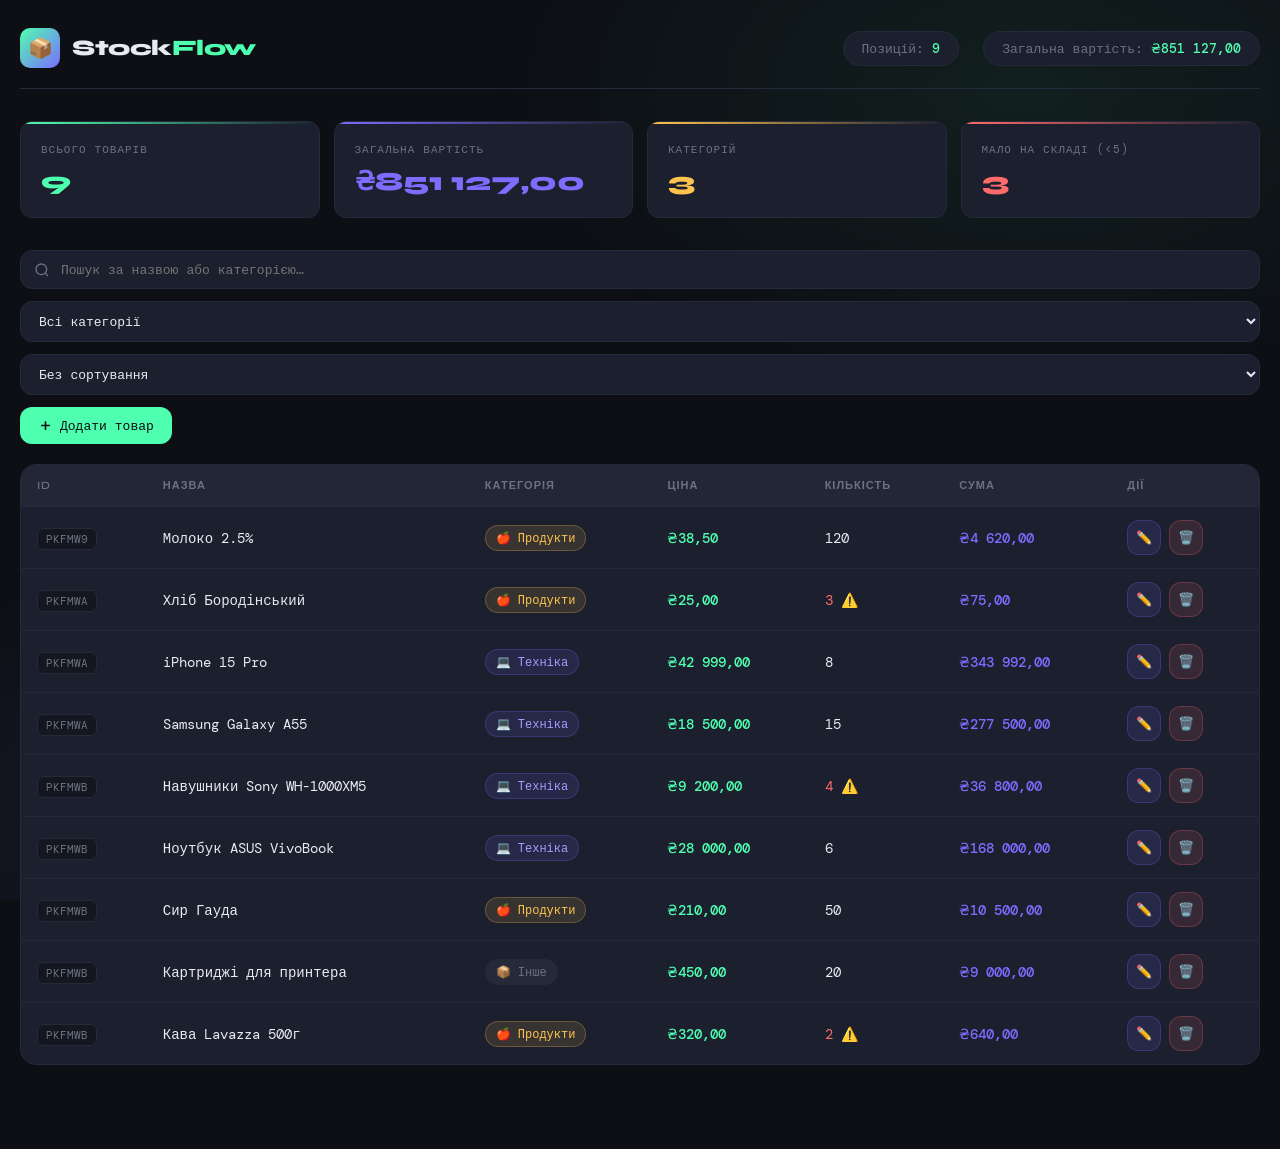
<file: sait/index.html>
<!DOCTYPE html>
<html lang="uk">
<head>
  <meta charset="UTF-8" />
  <meta name="viewport" content="width=device-width, initial-scale=1.0"/>
  <title>StockFlow — Облік товарів</title>
  <link href="https://fonts.googleapis.com/css2?family=Syne:wght@400;600;700;800&family=DM+Mono:wght@300;400;500&display=swap" rel="stylesheet"/>
  <link rel="stylesheet" href="style.css">
</head>
<body>
<div class="wrapper">

  <!-- HEADER -->
  <header>
    <div class="logo">
      <div class="logo-icon">📦</div>
      <h1>Stock<span>Flow</span></h1>
    </div>
    <div class="header-stats">
      <div class="stat-pill">
        <span class="label">Позицій:</span>
        <span class="val" id="stat-count">0</span>
      </div>
      <div class="stat-pill">
        <span class="label">Загальна вартість:</span>
        <span class="val" id="stat-total">₴0</span>
      </div>
    </div>
  </header>

  <!-- SUMMARY CARDS -->
  <div class="summary-grid">
    <div class="summary-card green">
      <div class="s-label">Всього товарів</div>
      <div class="s-val" id="sum-total">0</div>
    </div>
    <div class="summary-card purple">
      <div class="s-label">Загальна вартість</div>
      <div class="s-val" id="sum-cost">₴0</div>
    </div>
    <div class="summary-card yellow">
      <div class="s-label">Категорій</div>
      <div class="s-val" id="sum-cats">0</div>
    </div>
    <div class="summary-card red">
      <div class="s-label">Мало на складі (&lt;5)</div>
      <div class="s-val" id="sum-low">0</div>
    </div>
  </div>

  <!-- CONTROLS -->
  <div class="controls">
    <div class="search-wrap">
      <svg width="16" height="16" fill="none" stroke="currentColor" stroke-width="2" viewBox="0 0 24 24">
        <circle cx="11" cy="11" r="8"/><path d="m21 21-4.35-4.35"/>
      </svg>
      <input type="text" id="search" placeholder="Пошук за назвою або категорією…" oninput="renderTable()"/>
    </div>
    <select id="filter-cat" onchange="renderTable()">
      <option value="">Всі категорії</option>
      <option value="food">🍎 Продукти</option>
      <option value="tech">💻 Техніка</option>
      <option value="other">📦 Інше</option>
    </select>
    <select id="sort-price" onchange="renderTable()">
      <option value="">Без сортування</option>
      <option value="asc">Ціна ↑</option>
      <option value="desc">Ціна ↓</option>
    </select>
    <button class="btn btn-primary" onclick="openModal()">
      <svg width="15" height="15" fill="none" stroke="currentColor" stroke-width="2.5" viewBox="0 0 24 24">
        <path d="M12 5v14M5 12h14"/>
      </svg>
      Додати товар
    </button>
  </div>

  <!-- TABLE -->
  <div class="table-wrap">
    <table>
      <thead>
        <tr>
          <th>ID</th>
          <th>Назва</th>
          <th>Категорія</th>
          <th>Ціна</th>
          <th>Кількість</th>
          <th>Сума</th>
          <th>Дії</th>
        </tr>
      </thead>
      <tbody id="table-body"></tbody>
    </table>
  </div>
</div>

<!-- MODAL -->
<div class="modal-overlay" id="modal-overlay" onclick="handleOverlayClick(event)">
  <div class="modal">
    <div class="modal-header">
      <h2 id="modal-title">Новий товар</h2>
      <button class="modal-close" onclick="closeModal()">✕</button>
    </div>
    <div class="form-grid">
      <div class="field full">
        <label>Назва товару *</label>
        <input type="text" id="f-name" placeholder="Наприклад: iPhone 15"/>
      </div>
      <div class="field">
        <label>Категорія *</label>
        <select id="f-cat">
          <option value="food">🍎 Продукти</option>
          <option value="tech">💻 Техніка</option>
          <option value="other">📦 Інше</option>
        </select>
      </div>
      <div class="field">
        <label>Ціна (₴) *</label>
        <input type="number" id="f-price" placeholder="0.00" min="0" step="0.01"/>
      </div>
      <div class="field">
        <label>Кількість *</label>
        <input type="number" id="f-qty" placeholder="0" min="0"/>
      </div>
      <!-- Поле лише для FoodProduct -->
      <div class="field full" id="field-expiry" style="display:none">
        <label>Термін придатності</label>
        <input type="text" id="f-expiry" placeholder="наприклад: 2025-12-31"/>
      </div>
      <!-- Поле лише для TechProduct -->
      <div class="field full" id="field-warranty" style="display:none">
        <label>Гарантія (місяців)</label>
        <input type="number" id="f-warranty" placeholder="12" min="0"/>
      </div>
    </div>
    <div class="modal-actions">
      <button class="btn btn-ghost" onclick="closeModal()">Скасувати</button>
      <button class="btn btn-primary" onclick="saveProduct()">
        <svg width="14" height="14" fill="none" stroke="currentColor" stroke-width="2.5" viewBox="0 0 24 24">
          <path d="M5 13l4 4L19 7"/>
        </svg>
        <span id="btn-save-label">Зберегти</span>
      </button>
    </div>
  </div>
</div>

<!-- TOAST CONTAINER -->
<div class="toast-container" id="toasts"></div>

<script src="script.js"></script>
</body>
</html>
</file>
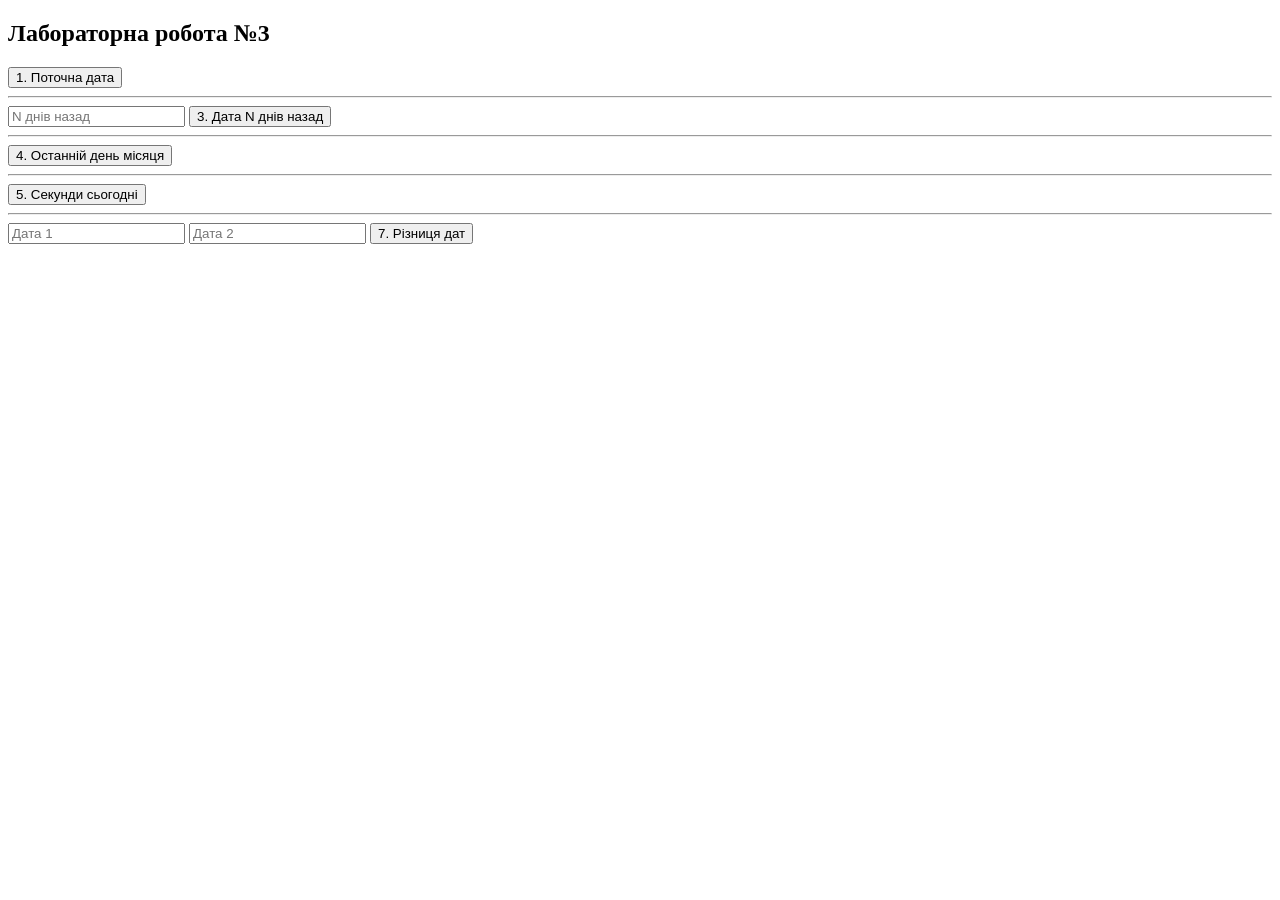
<file: lab3/lab3.html>
<!doctype html>
<html lang="uk">
  <head>
    <meta charset="UTF-8" />
    <title>ЛР №3 Дата і час</title>
  </head>
  <body>
    <h2>Лабораторна робота №3</h2>

    <button onclick="showDate()">1. Поточна дата</button>
    <div id="out1"></div>

    <hr />

    <input type="text" id="daysAgo" placeholder="N днів назад" />
    <button onclick="getDaysAgo()">3. Дата N днів назад</button>
    <div id="out3"></div>

    <hr />

    <button onclick="getLastDay()">4. Останній день місяця</button>
    <div id="out4"></div>

    <hr />

    <button onclick="getSeconds()">5. Секунди сьогодні</button>
    <div id="out5"></div>

    <hr />

    <input type="text" id="date1" placeholder="Дата 1" />
    <input type="text" id="date2" placeholder="Дата 2" />
    <button onclick="diffDates()">7. Різниця дат</button>
    <div id="out7"></div>

    <script src="lab3_lib.js"></script>
    <script src="lab3.js"></script>
  </body>
</html>
</file>
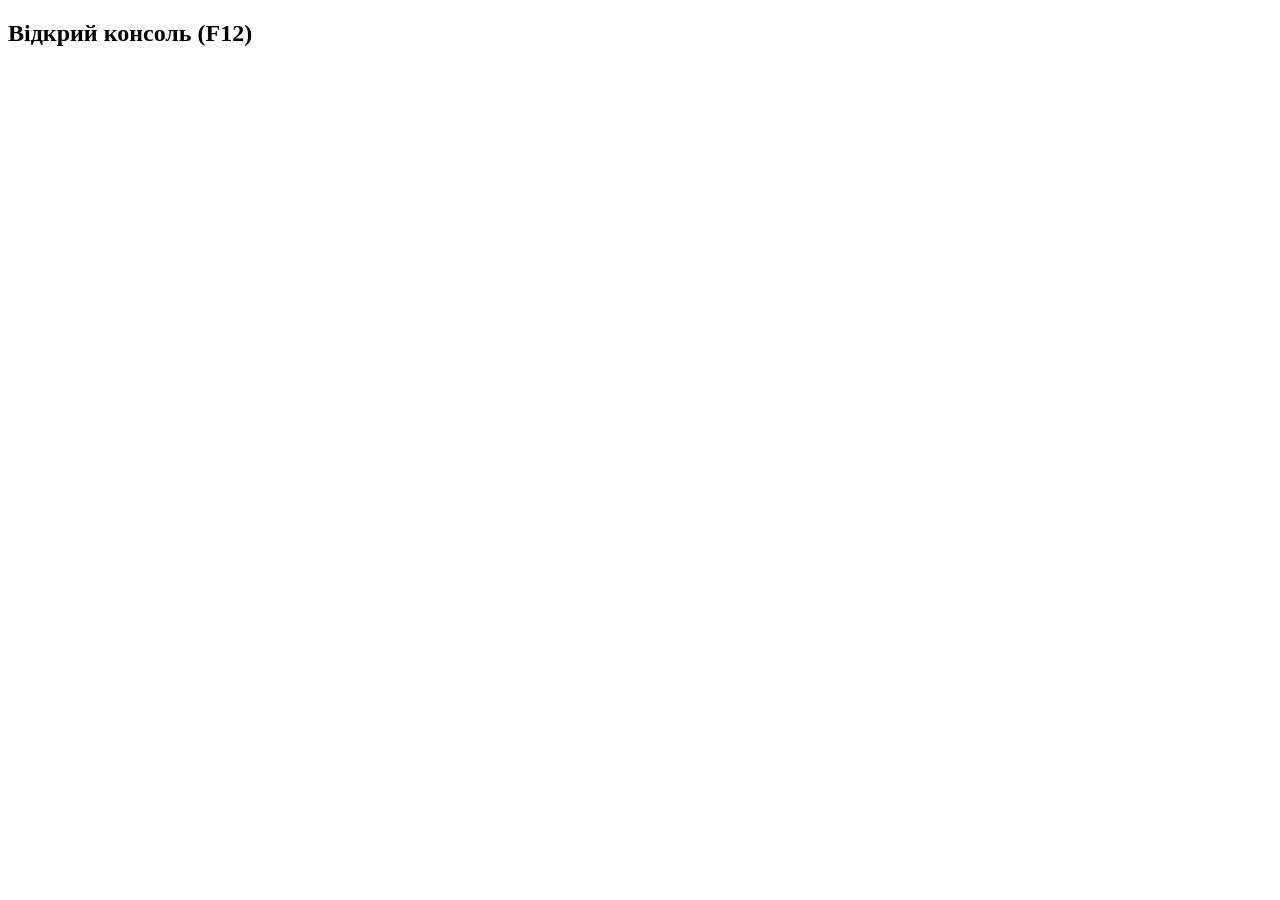
<file: lab4/lab4.html>
<!doctype html>
<html lang="uk">
  <head>
    <meta charset="UTF-8" />
    <title>Lab 4</title>
  </head>
  <body>
    <h2>Відкрий консоль (F12)</h2>

    <script type="module" src="index.js"></script>
  </body>
</html>
</file>
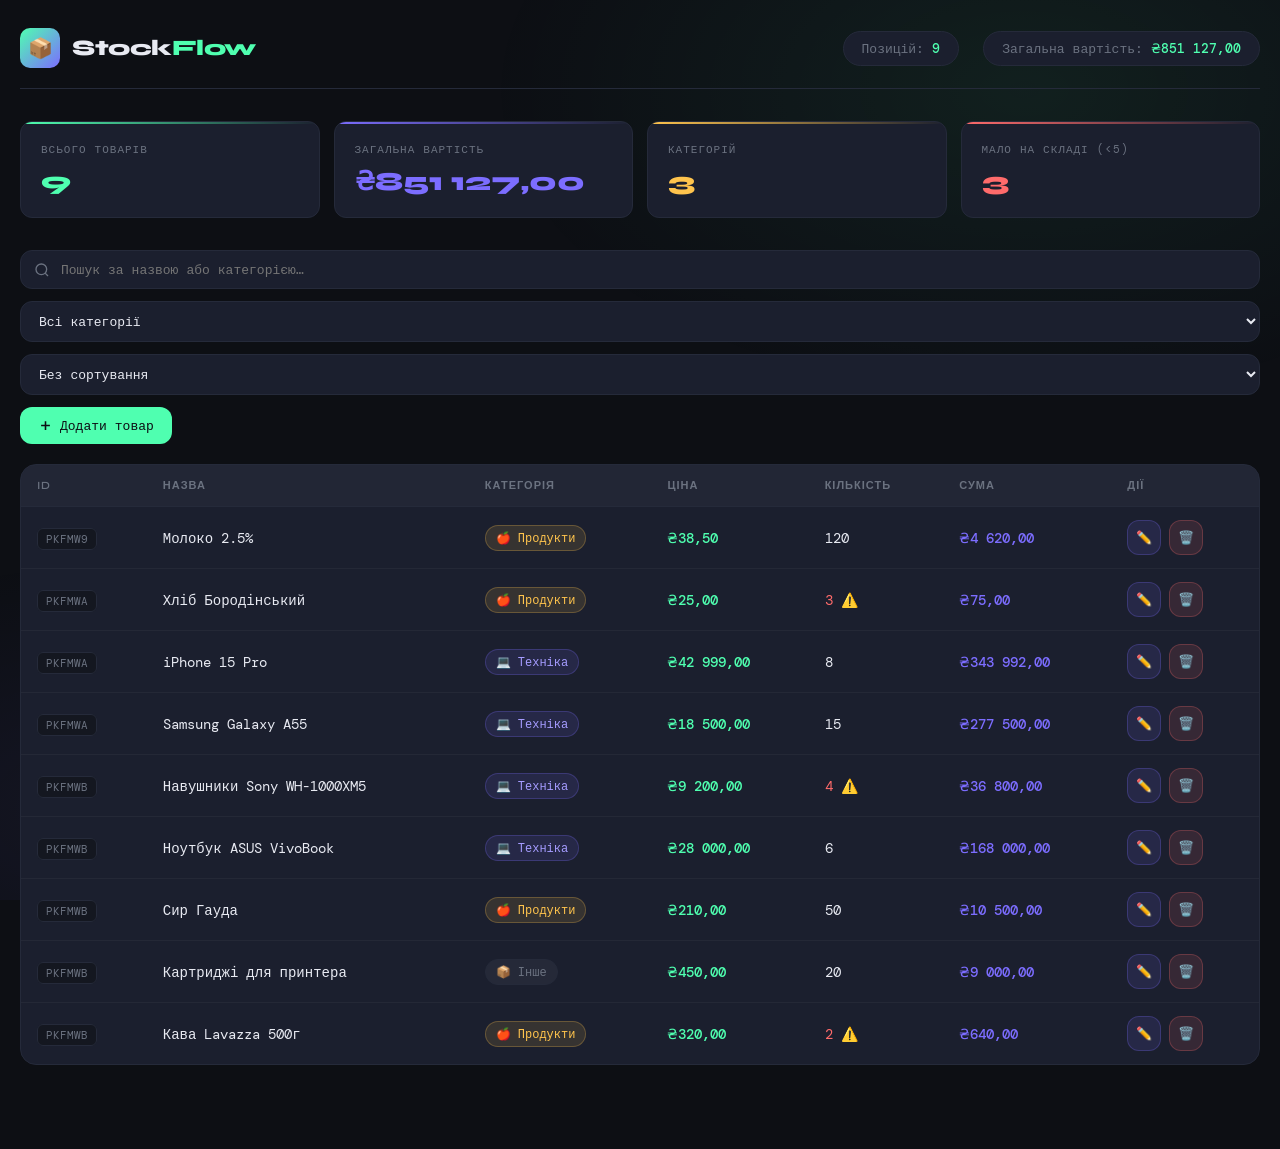
<file: sait/inventory-system.html>
<!DOCTYPE html>
<html lang="uk">
<head>
  <meta charset="UTF-8" />
  <meta name="viewport" content="width=device-width, initial-scale=1.0"/>
  <title>StockFlow — Облік товарів</title>
  <link href="https://fonts.googleapis.com/css2?family=Syne:wght@400;600;700;800&family=DM+Mono:wght@300;400;500&display=swap" rel="stylesheet"/>
  <style>
    /* ===================== CSS VARIABLES ===================== */
    :root {
      --bg:        #0d0f14;
      --surface:   #141720;
      --card:      #1b1f2e;
      --border:    #252a3a;
      --accent:    #4fffb0;
      --accent2:   #7c6dff;
      --warn:      #ff6b6b;
      --text:      #e8eaf2;
      --muted:     #6b7280;
      --radius:    12px;
      --font-head: 'Syne', sans-serif;
      --font-mono: 'DM Mono', monospace;
    }

    /* ===================== RESET & BASE ===================== */
    *, *::before, *::after { box-sizing: border-box; margin: 0; padding: 0; }

    body {
      background: var(--bg);
      color: var(--text);
      font-family: var(--font-mono);
      font-size: 14px;
      min-height: 100vh;
      overflow-x: hidden;
    }

    /* ===================== BACKGROUND MESH ===================== */
    body::before {
      content: '';
      position: fixed;
      inset: 0;
      background:
        radial-gradient(ellipse 60% 50% at 80% 10%, rgba(76,255,176,.07) 0%, transparent 70%),
        radial-gradient(ellipse 50% 40% at 10% 90%, rgba(124,109,255,.07) 0%, transparent 70%);
      pointer-events: none;
      z-index: 0;
    }

    /* ===================== LAYOUT ===================== */
    .wrapper { position: relative; z-index: 1; max-width: 1280px; margin: 0 auto; padding: 0 20px 60px; }

    /* ===================== HEADER ===================== */
    header {
      display: flex;
      align-items: center;
      justify-content: space-between;
      padding: 28px 0 20px;
      border-bottom: 1px solid var(--border);
      margin-bottom: 32px;
      flex-wrap: wrap;
      gap: 16px;
    }

    .logo {
      display: flex;
      align-items: center;
      gap: 12px;
    }

    .logo-icon {
      width: 40px; height: 40px;
      background: linear-gradient(135deg, var(--accent), var(--accent2));
      border-radius: 10px;
      display: flex; align-items: center; justify-content: center;
      font-size: 20px;
    }

    .logo h1 {
      font-family: var(--font-head);
      font-weight: 800;
      font-size: 22px;
      letter-spacing: -0.5px;
    }

    .logo span { color: var(--accent); }

    .header-stats {
      display: flex;
      gap: 24px;
      flex-wrap: wrap;
    }

    .stat-pill {
      background: var(--card);
      border: 1px solid var(--border);
      border-radius: 50px;
      padding: 8px 18px;
      display: flex;
      align-items: center;
      gap: 8px;
      font-size: 13px;
    }

    .stat-pill .label { color: var(--muted); }
    .stat-pill .val { color: var(--accent); font-weight: 500; }

    /* ===================== CONTROLS BAR ===================== */
    .controls {
      display: flex;
      gap: 12px;
      margin-bottom: 20px;
      flex-wrap: wrap;
      align-items: center;
    }

    .search-wrap {
      position: relative;
      flex: 1;
      min-width: 200px;
    }

    .search-wrap svg {
      position: absolute;
      left: 14px;
      top: 50%;
      transform: translateY(-50%);
      color: var(--muted);
      pointer-events: none;
    }

    input[type="text"], input[type="number"], select {
      background: var(--card);
      border: 1px solid var(--border);
      color: var(--text);
      border-radius: var(--radius);
      padding: 10px 14px;
      font-family: var(--font-mono);
      font-size: 13px;
      outline: none;
      transition: border-color .2s;
      width: 100%;
    }

    .search-wrap input { padding-left: 40px; }

    input:focus, select:focus {
      border-color: var(--accent);
      box-shadow: 0 0 0 3px rgba(79,255,176,.08);
    }

    select option { background: var(--card); }

    /* ===================== BUTTONS ===================== */
    .btn {
      display: inline-flex;
      align-items: center;
      gap: 7px;
      border: none;
      border-radius: var(--radius);
      padding: 10px 18px;
      font-family: var(--font-mono);
      font-size: 13px;
      font-weight: 500;
      cursor: pointer;
      transition: all .18s;
      white-space: nowrap;
    }

    .btn-primary {
      background: var(--accent);
      color: #0d0f14;
    }
    .btn-primary:hover { background: #3de89e; transform: translateY(-1px); box-shadow: 0 4px 20px rgba(79,255,176,.3); }

    .btn-ghost {
      background: var(--card);
      color: var(--text);
      border: 1px solid var(--border);
    }
    .btn-ghost:hover { border-color: var(--accent); color: var(--accent); }

    .btn-danger {
      background: rgba(255,107,107,.12);
      color: var(--warn);
      border: 1px solid rgba(255,107,107,.25);
    }
    .btn-danger:hover { background: rgba(255,107,107,.22); }

    .btn-edit {
      background: rgba(124,109,255,.12);
      color: var(--accent2);
      border: 1px solid rgba(124,109,255,.25);
    }
    .btn-edit:hover { background: rgba(124,109,255,.22); }

    .btn-icon { padding: 8px; }

    /* ===================== TABLE ===================== */
    .table-wrap {
      background: var(--card);
      border: 1px solid var(--border);
      border-radius: 16px;
      overflow: hidden;
      margin-bottom: 24px;
    }

    table {
      width: 100%;
      border-collapse: collapse;
    }

    thead tr {
      background: rgba(255,255,255,.03);
      border-bottom: 1px solid var(--border);
    }

    th {
      padding: 14px 16px;
      text-align: left;
      font-family: var(--font-head);
      font-size: 11px;
      letter-spacing: 1px;
      text-transform: uppercase;
      color: var(--muted);
      font-weight: 600;
      white-space: nowrap;
    }

    td {
      padding: 13px 16px;
      border-bottom: 1px solid rgba(255,255,255,.04);
      vertical-align: middle;
    }

    tbody tr {
      transition: background .15s;
    }

    tbody tr:hover {
      background: rgba(255,255,255,.025);
    }

    tbody tr:last-child td { border-bottom: none; }

    .id-badge {
      font-size: 11px;
      color: var(--muted);
      background: var(--surface);
      padding: 3px 8px;
      border-radius: 6px;
      border: 1px solid var(--border);
    }

    .category-badge {
      display: inline-flex;
      align-items: center;
      gap: 5px;
      padding: 4px 10px;
      border-radius: 20px;
      font-size: 12px;
      font-weight: 500;
    }

    .cat-food   { background: rgba(255,196,77,.12); color: #ffc44d; border: 1px solid rgba(255,196,77,.25); }
    .cat-tech   { background: rgba(124,109,255,.12); color: #a59cff; border: 1px solid rgba(124,109,255,.25); }
    .cat-other  { background: rgba(107,114,128,.12); color: var(--muted); border: 1px solid var(--border); }

    .price-cell { color: var(--accent); font-weight: 500; }
    .qty-cell   { color: var(--text); }
    .qty-low    { color: var(--warn); }
    .total-cell { color: var(--accent2); font-weight: 500; }

    .actions-cell { display: flex; gap: 8px; }

    .empty-state {
      text-align: center;
      padding: 60px 20px;
      color: var(--muted);
    }

    .empty-state .icon { font-size: 40px; margin-bottom: 12px; }
    .empty-state p { font-family: var(--font-head); font-size: 16px; margin-bottom: 6px; color: var(--text); }
    .empty-state small { font-size: 12px; }

    /* ===================== SUMMARY CARD ===================== */
    .summary-grid {
      display: grid;
      grid-template-columns: repeat(auto-fit, minmax(200px, 1fr));
      gap: 14px;
      margin-bottom: 32px;
    }

    .summary-card {
      background: var(--card);
      border: 1px solid var(--border);
      border-radius: var(--radius);
      padding: 20px;
      position: relative;
      overflow: hidden;
    }

    .summary-card::before {
      content: '';
      position: absolute;
      top: 0; left: 0; right: 0;
      height: 2px;
    }

    .summary-card.green::before { background: linear-gradient(90deg, var(--accent), transparent); }
    .summary-card.purple::before { background: linear-gradient(90deg, var(--accent2), transparent); }
    .summary-card.yellow::before { background: linear-gradient(90deg, #ffc44d, transparent); }
    .summary-card.red::before { background: linear-gradient(90deg, var(--warn), transparent); }

    .summary-card .s-label { font-size: 11px; text-transform: uppercase; letter-spacing: 1px; color: var(--muted); margin-bottom: 10px; }
    .summary-card .s-val { font-family: var(--font-head); font-size: 26px; font-weight: 800; }
    .summary-card.green .s-val { color: var(--accent); }
    .summary-card.purple .s-val { color: var(--accent2); }
    .summary-card.yellow .s-val { color: #ffc44d; }
    .summary-card.red .s-val { color: var(--warn); }

    /* ===================== MODAL ===================== */
    .modal-overlay {
      display: none;
      position: fixed;
      inset: 0;
      background: rgba(0,0,0,.7);
      backdrop-filter: blur(6px);
      z-index: 100;
      align-items: center;
      justify-content: center;
      padding: 20px;
    }

    .modal-overlay.open { display: flex; }

    .modal {
      background: var(--card);
      border: 1px solid var(--border);
      border-radius: 20px;
      width: 100%;
      max-width: 480px;
      padding: 32px;
      animation: modalIn .25s ease;
      position: relative;
    }

    @keyframes modalIn {
      from { opacity: 0; transform: scale(.95) translateY(10px); }
      to   { opacity: 1; transform: scale(1)  translateY(0); }
    }

    .modal-header {
      display: flex;
      align-items: center;
      justify-content: space-between;
      margin-bottom: 24px;
    }

    .modal-header h2 {
      font-family: var(--font-head);
      font-size: 18px;
      font-weight: 700;
    }

    .modal-close {
      background: none;
      border: none;
      color: var(--muted);
      cursor: pointer;
      font-size: 20px;
      line-height: 1;
      padding: 4px;
      border-radius: 6px;
      transition: color .15s;
    }

    .modal-close:hover { color: var(--text); }

    .form-grid { display: grid; grid-template-columns: 1fr 1fr; gap: 14px; }
    .form-grid .full { grid-column: 1 / -1; }

    .field label {
      display: block;
      font-size: 11px;
      text-transform: uppercase;
      letter-spacing: .8px;
      color: var(--muted);
      margin-bottom: 6px;
    }

    .modal-actions {
      display: flex;
      gap: 10px;
      margin-top: 24px;
      justify-content: flex-end;
    }

    /* ===================== TOAST ===================== */
    .toast-container {
      position: fixed;
      bottom: 24px;
      right: 24px;
      z-index: 200;
      display: flex;
      flex-direction: column;
      gap: 10px;
    }

    .toast {
      background: var(--card);
      border: 1px solid var(--border);
      border-left: 3px solid var(--accent);
      border-radius: 10px;
      padding: 12px 18px;
      font-size: 13px;
      animation: toastIn .3s ease;
      min-width: 250px;
      box-shadow: 0 8px 30px rgba(0,0,0,.4);
    }

    .toast.error { border-left-color: var(--warn); }

    @keyframes toastIn {
      from { opacity: 0; transform: translateX(30px); }
      to   { opacity: 1; transform: translateX(0); }
    }

    /* ===================== SCROLLBAR ===================== */
    ::-webkit-scrollbar { width: 6px; height: 6px; }
    ::-webkit-scrollbar-track { background: var(--surface); }
    ::-webkit-scrollbar-thumb { background: var(--border); border-radius: 4px; }

    /* ===================== RESPONSIVE ===================== */
    @media (max-width: 768px) {
      .summary-grid { grid-template-columns: 1fr 1fr; }
      .form-grid { grid-template-columns: 1fr; }
      .form-grid .full { grid-column: 1; }
      th:nth-child(5), td:nth-child(5) { display: none; }
      header { flex-direction: column; align-items: flex-start; }
    }

    @media (max-width: 480px) {
      .header-stats { gap: 10px; }
      .stat-pill { font-size: 11px; padding: 6px 12px; }
      th:nth-child(4), td:nth-child(4) { display: none; }
    }
  </style>
</head>
<body>
<div class="wrapper">

  <!-- HEADER -->
  <header>
    <div class="logo">
      <div class="logo-icon">📦</div>
      <h1>Stock<span>Flow</span></h1>
    </div>
    <div class="header-stats">
      <div class="stat-pill">
        <span class="label">Позицій:</span>
        <span class="val" id="stat-count">0</span>
      </div>
      <div class="stat-pill">
        <span class="label">Загальна вартість:</span>
        <span class="val" id="stat-total">₴0</span>
      </div>
    </div>
  </header>

  <!-- SUMMARY CARDS -->
  <div class="summary-grid">
    <div class="summary-card green">
      <div class="s-label">Всього товарів</div>
      <div class="s-val" id="sum-total">0</div>
    </div>
    <div class="summary-card purple">
      <div class="s-label">Загальна вартість</div>
      <div class="s-val" id="sum-cost">₴0</div>
    </div>
    <div class="summary-card yellow">
      <div class="s-label">Категорій</div>
      <div class="s-val" id="sum-cats">0</div>
    </div>
    <div class="summary-card red">
      <div class="s-label">Мало на складі (&lt;5)</div>
      <div class="s-val" id="sum-low">0</div>
    </div>
  </div>

  <!-- CONTROLS -->
  <div class="controls">
    <div class="search-wrap">
      <svg width="16" height="16" fill="none" stroke="currentColor" stroke-width="2" viewBox="0 0 24 24">
        <circle cx="11" cy="11" r="8"/><path d="m21 21-4.35-4.35"/>
      </svg>
      <input type="text" id="search" placeholder="Пошук за назвою або категорією…" oninput="renderTable()"/>
    </div>
    <select id="filter-cat" onchange="renderTable()">
      <option value="">Всі категорії</option>
      <option value="food">🍎 Продукти</option>
      <option value="tech">💻 Техніка</option>
      <option value="other">📦 Інше</option>
    </select>
    <select id="sort-price" onchange="renderTable()">
      <option value="">Без сортування</option>
      <option value="asc">Ціна ↑</option>
      <option value="desc">Ціна ↓</option>
    </select>
    <button class="btn btn-primary" onclick="openModal()">
      <svg width="15" height="15" fill="none" stroke="currentColor" stroke-width="2.5" viewBox="0 0 24 24">
        <path d="M12 5v14M5 12h14"/>
      </svg>
      Додати товар
    </button>
  </div>

  <!-- TABLE -->
  <div class="table-wrap">
    <table>
      <thead>
        <tr>
          <th>ID</th>
          <th>Назва</th>
          <th>Категорія</th>
          <th>Ціна</th>
          <th>Кількість</th>
          <th>Сума</th>
          <th>Дії</th>
        </tr>
      </thead>
      <tbody id="table-body"></tbody>
    </table>
  </div>
</div>

<!-- MODAL -->
<div class="modal-overlay" id="modal-overlay" onclick="handleOverlayClick(event)">
  <div class="modal">
    <div class="modal-header">
      <h2 id="modal-title">Новий товар</h2>
      <button class="modal-close" onclick="closeModal()">✕</button>
    </div>
    <div class="form-grid">
      <div class="field full">
        <label>Назва товару *</label>
        <input type="text" id="f-name" placeholder="Наприклад: iPhone 15"/>
      </div>
      <div class="field">
        <label>Категорія *</label>
        <select id="f-cat">
          <option value="food">🍎 Продукти</option>
          <option value="tech">💻 Техніка</option>
          <option value="other">📦 Інше</option>
        </select>
      </div>
      <div class="field">
        <label>Ціна (₴) *</label>
        <input type="number" id="f-price" placeholder="0.00" min="0" step="0.01"/>
      </div>
      <div class="field">
        <label>Кількість *</label>
        <input type="number" id="f-qty" placeholder="0" min="0"/>
      </div>
      <!-- Поле лише для FoodProduct -->
      <div class="field full" id="field-expiry" style="display:none">
        <label>Термін придатності</label>
        <input type="text" id="f-expiry" placeholder="наприклад: 2025-12-31"/>
      </div>
      <!-- Поле лише для TechProduct -->
      <div class="field full" id="field-warranty" style="display:none">
        <label>Гарантія (місяців)</label>
        <input type="number" id="f-warranty" placeholder="12" min="0"/>
      </div>
    </div>
    <div class="modal-actions">
      <button class="btn btn-ghost" onclick="closeModal()">Скасувати</button>
      <button class="btn btn-primary" onclick="saveProduct()">
        <svg width="14" height="14" fill="none" stroke="currentColor" stroke-width="2.5" viewBox="0 0 24 24">
          <path d="M5 13l4 4L19 7"/>
        </svg>
        <span id="btn-save-label">Зберегти</span>
      </button>
    </div>
  </div>
</div>

<!-- TOAST CONTAINER -->
<div class="toast-container" id="toasts"></div>

<script>
/* ================================================================
   STOCKFLOW — OOP Inventory Management System
   Архітектура: ES6 Classes, Inheritance, Encapsulation, Polymorphism
   Зберігання: LocalStorage
   ================================================================ */

// ─────────────────────────────────────────────
// БАЗОВИЙ КЛАС: Product (інкапсуляція через #)
// ─────────────────────────────────────────────
class Product {
  // Приватні поля (інкапсуляція)
  #id;
  #name;
  #category;
  #price;
  #quantity;

  constructor(id, name, category, price, quantity) {
    this.#id       = id;
    this.#name     = name;
    this.#category = category;
    this.#price    = parseFloat(price);
    this.#quantity = parseInt(quantity);
  }

  // ── Гетери ──
  get id()       { return this.#id; }
  get name()     { return this.#name; }
  get category() { return this.#category; }
  get price()    { return this.#price; }
  get quantity() { return this.#quantity; }

  // ── Сетери з валідацією ──
  set name(v)     { if (v?.trim()) this.#name = v.trim(); }
  set price(v)    { if (!isNaN(v) && v >= 0) this.#price = parseFloat(v); }
  set quantity(v) { if (!isNaN(v) && v >= 0) this.#quantity = parseInt(v); }
  set category(v) { this.#category = v; }

  // Поліморфний метод — базова реалізація
  getDescription() {
    return `${this.#name} (${this.#category})`;
  }

  // Загальна вартість позиції
  getTotalValue() {
    return this.#price * this.#quantity;
  }

  // Серіалізація для LocalStorage
  toJSON() {
    return {
      type:     'product',
      id:       this.#id,
      name:     this.#name,
      category: this.#category,
      price:    this.#price,
      quantity: this.#quantity,
    };
  }
}

// ─────────────────────────────────────────────
// КЛАС FoodProduct — наслідування від Product
// ─────────────────────────────────────────────
class FoodProduct extends Product {
  #expiryDate;

  constructor(id, name, price, quantity, expiryDate = '') {
    super(id, name, 'food', price, quantity);
    this.#expiryDate = expiryDate;
  }

  get expiryDate() { return this.#expiryDate; }
  set expiryDate(v) { this.#expiryDate = v; }

  // Поліморфізм: переоприлюднення методу
  getDescription() {
    const exp = this.#expiryDate ? ` | до ${this.#expiryDate}` : '';
    return `🍎 ${this.name}${exp}`;
  }

  toJSON() {
    return { ...super.toJSON(), type: 'food', expiryDate: this.#expiryDate };
  }
}

// ─────────────────────────────────────────────
// КЛАС TechProduct — наслідування від Product
// ─────────────────────────────────────────────
class TechProduct extends Product {
  #warrantyMonths;

  constructor(id, name, price, quantity, warrantyMonths = 0) {
    super(id, name, 'tech', price, quantity);
    this.#warrantyMonths = parseInt(warrantyMonths) || 0;
  }

  get warrantyMonths() { return this.#warrantyMonths; }
  set warrantyMonths(v) { if (!isNaN(v) && v >= 0) this.#warrantyMonths = parseInt(v); }

  // Поліморфізм
  getDescription() {
    const w = this.#warrantyMonths ? ` | гарантія ${this.#warrantyMonths} міс.` : '';
    return `💻 ${this.name}${w}`;
  }

  toJSON() {
    return { ...super.toJSON(), type: 'tech', warrantyMonths: this.#warrantyMonths };
  }
}

// ─────────────────────────────────────────────
// КЛАС Inventory — управління товарами
// ─────────────────────────────────────────────
class Inventory {
  #items = [];
  #storageKey = 'stockflow_inventory';

  constructor() {
    this.#load();
  }

  // ── Завантаження з LocalStorage ──
  #load() {
    try {
      const raw = localStorage.getItem(this.#storageKey);
      if (!raw) return;
      const arr = JSON.parse(raw);
      this.#items = arr.map(d => Inventory.#deserialize(d));
    } catch(e) {
      console.error('Помилка завантаження:', e);
      this.#items = [];
    }
  }

  // ── Збереження у LocalStorage ──
  #save() {
    localStorage.setItem(this.#storageKey, JSON.stringify(this.#items.map(p => p.toJSON())));
  }

  // ── Відновлення об'єктів зі збереженого JSON ──
  static #deserialize(d) {
    if (d.type === 'food') return new FoodProduct(d.id, d.name, d.price, d.quantity, d.expiryDate);
    if (d.type === 'tech') return new TechProduct(d.id, d.name, d.price, d.quantity, d.warrantyMonths);
    return new Product(d.id, d.name, d.category, d.price, d.quantity);
  }

  // ── Генерація унікального ID ──
  #genId() {
    return 'P' + Date.now().toString(36).toUpperCase().slice(-5);
  }

  // ── Додати товар ──
  addProduct({ name, category, price, quantity, expiryDate, warrantyMonths }) {
    if (!name?.trim()) throw new Error('Назва обовʼязкова');
    if (isNaN(price) || price < 0) throw new Error('Невірна ціна');
    if (isNaN(quantity) || quantity < 0) throw new Error('Невірна кількість');

    const id = this.#genId();
    let product;

    if (category === 'food') {
      product = new FoodProduct(id, name.trim(), price, quantity, expiryDate || '');
    } else if (category === 'tech') {
      product = new TechProduct(id, name.trim(), price, quantity, warrantyMonths || 0);
    } else {
      product = new Product(id, name.trim(), 'other', price, quantity);
    }

    this.#items.push(product);
    this.#save();
    return product;
  }

  // ── Оновити товар ──
  updateProduct(id, data) {
    const item = this.getById(id);
    if (!item) throw new Error('Товар не знайдено');

    item.name     = data.name;
    item.price    = data.price;
    item.quantity = data.quantity;
    item.category = data.category;

    if (item instanceof FoodProduct && data.expiryDate !== undefined) {
      item.expiryDate = data.expiryDate;
    }
    if (item instanceof TechProduct && data.warrantyMonths !== undefined) {
      item.warrantyMonths = data.warrantyMonths;
    }

    this.#save();
    return item;
  }

  // ── Видалити товар ──
  deleteProduct(id) {
    const idx = this.#items.findIndex(p => p.id === id);
    if (idx === -1) throw new Error('Товар не знайдено');
    const [removed] = this.#items.splice(idx, 1);
    this.#save();
    return removed;
  }

  // ── Отримати за ID ──
  getById(id) {
    return this.#items.find(p => p.id === id) || null;
  }

  // ── Пошук ──
  search(query) {
    const q = query.toLowerCase().trim();
    if (!q) return this.#items;
    return this.#items.filter(p =>
      p.name.toLowerCase().includes(q) ||
      p.category.toLowerCase().includes(q)
    );
  }

  // ── Фільтрація ──
  filter({ category = '', sortPrice = '' } = {}) {
    let list = [...this.#items];
    if (category) list = list.filter(p => p.category === category);
    if (sortPrice === 'asc')  list.sort((a, b) => a.price - b.price);
    if (sortPrice === 'desc') list.sort((a, b) => b.price - a.price);
    return list;
  }

  // ── Загальна вартість складу ──
  getTotalInventoryValue() {
    return this.#items.reduce((sum, p) => sum + p.getTotalValue(), 0);
  }

  // ── Кількість унікальних категорій ──
  getCategoryCount() {
    return new Set(this.#items.map(p => p.category)).size;
  }

  // ── Товари з малою кількістю ──
  getLowStockCount(threshold = 5) {
    return this.#items.filter(p => p.quantity < threshold).length;
  }

  get count() { return this.#items.length; }
}

// ─────────────────────────────────────────────
// ІНІЦІАЛІЗАЦІЯ
// ─────────────────────────────────────────────
const inventory = new Inventory();
let editingId = null; // null = новий товар, інакше — ID для редагування

// ─────────────────────────────────────────────
// РЕНДЕР ТАБЛИЦІ
// ─────────────────────────────────────────────
function renderTable() {
  const query   = document.getElementById('search').value;
  const cat     = document.getElementById('filter-cat').value;
  const sort    = document.getElementById('sort-price').value;

  // Спочатку пошук, потім фільтр+сортування
  let results = inventory.search(query);

  if (cat) results = results.filter(p => p.category === cat);
  if (sort === 'asc')  results.sort((a, b) => a.price - b.price);
  if (sort === 'desc') results.sort((a, b) => b.price - a.price);

  const tbody = document.getElementById('table-body');

  if (results.length === 0) {
    tbody.innerHTML = `
      <tr>
        <td colspan="7">
          <div class="empty-state">
            <div class="icon">🗃️</div>
            <p>Товарів не знайдено</p>
            <small>Спробуйте змінити фільтр або додайте новий товар</small>
          </div>
        </td>
      </tr>`;
    updateStats();
    return;
  }

  tbody.innerHTML = results.map(p => {
    const catLabel = { food: '🍎 Продукти', tech: '💻 Техніка', other: '📦 Інше' }[p.category] || p.category;
    const catClass = { food: 'cat-food', tech: 'cat-tech', other: 'cat-other' }[p.category] || 'cat-other';
    const qtyClass = p.quantity < 5 ? 'qty-low' : 'qty-cell';
    const total    = p.getTotalValue().toLocaleString('uk-UA', { minimumFractionDigits: 2 });
    const price    = p.price.toLocaleString('uk-UA', { minimumFractionDigits: 2 });

    return `
      <tr>
        <td><span class="id-badge">${p.id}</span></td>
        <td title="${p.getDescription()}">${p.name}</td>
        <td><span class="category-badge ${catClass}">${catLabel}</span></td>
        <td class="price-cell">₴${price}</td>
        <td class="${qtyClass}">${p.quantity}${p.quantity < 5 ? ' ⚠️' : ''}</td>
        <td class="total-cell">₴${total}</td>
        <td>
          <div class="actions-cell">
            <button class="btn btn-edit btn-icon" onclick="openEdit('${p.id}')" title="Редагувати">
              ✏️
            </button>
            <button class="btn btn-danger btn-icon" onclick="deleteProduct('${p.id}')" title="Видалити">
              🗑️
            </button>
          </div>
        </td>
      </tr>`;
  }).join('');

  updateStats();
}

// ─────────────────────────────────────────────
// ОНОВЛЕННЯ СТАТИСТИКИ
// ─────────────────────────────────────────────
function updateStats() {
  const total = inventory.getTotalInventoryValue();
  const fmt   = v => v.toLocaleString('uk-UA', { minimumFractionDigits: 2 });

  document.getElementById('stat-count').textContent  = inventory.count;
  document.getElementById('stat-total').textContent  = '₴' + fmt(total);
  document.getElementById('sum-total').textContent   = inventory.count;
  document.getElementById('sum-cost').textContent    = '₴' + fmt(total);
  document.getElementById('sum-cats').textContent    = inventory.getCategoryCount();
  document.getElementById('sum-low').textContent     = inventory.getLowStockCount();
}

// ─────────────────────────────────────────────
// МОДАЛЬНЕ ВІКНО
// ─────────────────────────────────────────────
function openModal(id = null) {
  editingId = id;
  const overlay = document.getElementById('modal-overlay');
  document.getElementById('modal-title').textContent    = id ? 'Редагувати товар' : 'Новий товар';
  document.getElementById('btn-save-label').textContent = id ? 'Оновити' : 'Зберегти';

  if (id) {
    const p = inventory.getById(id);
    if (!p) return;
    document.getElementById('f-name').value  = p.name;
    document.getElementById('f-cat').value   = p.category;
    document.getElementById('f-price').value = p.price;
    document.getElementById('f-qty').value   = p.quantity;

    if (p instanceof FoodProduct) {
      document.getElementById('f-expiry').value = p.expiryDate || '';
    }
    if (p instanceof TechProduct) {
      document.getElementById('f-warranty').value = p.warrantyMonths || '';
    }
  } else {
    document.getElementById('f-name').value    = '';
    document.getElementById('f-cat').value     = 'food';
    document.getElementById('f-price').value   = '';
    document.getElementById('f-qty').value     = '';
    document.getElementById('f-expiry').value   = '';
    document.getElementById('f-warranty').value = '';
  }

  toggleExtraFields();
  overlay.classList.add('open');
}

function openEdit(id) { openModal(id); }

function closeModal() {
  document.getElementById('modal-overlay').classList.remove('open');
  editingId = null;
}

function handleOverlayClick(e) {
  if (e.target === document.getElementById('modal-overlay')) closeModal();
}

// Показ/ховання додаткових полів залежно від категорії
function toggleExtraFields() {
  const cat = document.getElementById('f-cat').value;
  document.getElementById('field-expiry').style.display   = cat === 'food' ? '' : 'none';
  document.getElementById('field-warranty').style.display = cat === 'tech' ? '' : 'none';
}

document.getElementById('f-cat').addEventListener('change', toggleExtraFields);

// ─────────────────────────────────────────────
// ЗБЕРЕЖЕННЯ ТОВАРУ
// ─────────────────────────────────────────────
function saveProduct() {
  const data = {
    name:           document.getElementById('f-name').value,
    category:       document.getElementById('f-cat').value,
    price:          parseFloat(document.getElementById('f-price').value),
    quantity:       parseInt(document.getElementById('f-qty').value),
    expiryDate:     document.getElementById('f-expiry').value,
    warrantyMonths: parseInt(document.getElementById('f-warranty').value) || 0,
  };

  try {
    if (editingId) {
      inventory.updateProduct(editingId, data);
      toast('✅ Товар оновлено');
    } else {
      inventory.addProduct(data);
      toast('✅ Товар додано');
    }
    closeModal();
    renderTable();
  } catch(e) {
    toast('❌ ' + e.message, true);
  }
}

// ─────────────────────────────────────────────
// ВИДАЛЕННЯ
// ─────────────────────────────────────────────
function deleteProduct(id) {
  const p = inventory.getById(id);
  if (!p) return;
  if (!confirm(`Видалити «${p.name}»?`)) return;

  try {
    inventory.deleteProduct(id);
    toast('🗑️ Товар видалено');
    renderTable();
  } catch(e) {
    toast('❌ ' + e.message, true);
  }
}

// ─────────────────────────────────────────────
// TOAST СПОВІЩЕННЯ
// ─────────────────────────────────────────────
function toast(msg, isError = false) {
  const container = document.getElementById('toasts');
  const el = document.createElement('div');
  el.className = 'toast' + (isError ? ' error' : '');
  el.textContent = msg;
  container.appendChild(el);
  setTimeout(() => el.remove(), 3000);
}

// ─────────────────────────────────────────────
// ДЕМОНСТРАЦІЙНІ ДАНІ (лише якщо склад порожній)
// ─────────────────────────────────────────────
function seedDemoData() {
  if (localStorage.getItem('stockflow_inventory')) return;
  const demos = [
    { name: 'Молоко 2.5%', category: 'food', price: 38.50, quantity: 120, expiryDate: '2025-08-01' },
    { name: 'Хліб Бородінський', category: 'food', price: 25.00, quantity: 3, expiryDate: '2025-07-05' },
    { name: 'iPhone 15 Pro', category: 'tech', price: 42999, quantity: 8, warrantyMonths: 24 },
    { name: 'Samsung Galaxy A55', category: 'tech', price: 18500, quantity: 15, warrantyMonths: 12 },
    { name: 'Навушники Sony WH-1000XM5', category: 'tech', price: 9200, quantity: 4, warrantyMonths: 12 },
    { name: 'Ноутбук ASUS VivoBook', category: 'tech', price: 28000, quantity: 6, warrantyMonths: 24 },
    { name: 'Сир Гауда', category: 'food', price: 210, quantity: 50, expiryDate: '2025-09-30' },
    { name: 'Картриджі для принтера', category: 'other', price: 450, quantity: 20 },
    { name: 'Кава Lavazza 500г', category: 'food', price: 320, quantity: 2, expiryDate: '2026-01-01' },
  ];
  demos.forEach(d => inventory.addProduct(d));
}

// ─────────────────────────────────────────────
// СТАРТ
// ─────────────────────────────────────────────
seedDemoData();
renderTable();
</script>
</body>
</html>
</file>
<file: sait/style.css>
/* ===================== CSS VARIABLES ===================== */
:root {
  --bg:        #0d0f14;
  --surface:   #141720;
  --card:      #1b1f2e;
  --border:    #252a3a;
  --accent:    #4fffb0;
  --accent2:   #7c6dff;
  --warn:      #ff6b6b;
  --text:      #e8eaf2;
  --muted:     #6b7280;
  --radius:    12px;
  --font-head: 'Syne', sans-serif;
  --font-mono: 'DM Mono', monospace;
}

/* ===================== RESET & BASE ===================== */
*, *::before, *::after { box-sizing: border-box; margin: 0; padding: 0; }

body {
  background: var(--bg);
  color: var(--text);
  font-family: var(--font-mono);
  font-size: 14px;
  min-height: 100vh;
  overflow-x: hidden;
}

/* ===================== BACKGROUND MESH ===================== */
body::before {
  content: '';
  position: fixed;
  inset: 0;
  background:
    radial-gradient(ellipse 60% 50% at 80% 10%, rgba(76,255,176,.07) 0%, transparent 70%),
    radial-gradient(ellipse 50% 40% at 10% 90%, rgba(124,109,255,.07) 0%, transparent 70%);
  pointer-events: none;
  z-index: 0;
}

/* ===================== LAYOUT ===================== */
.wrapper { position: relative; z-index: 1; max-width: 1280px; margin: 0 auto; padding: 0 20px 60px; }

/* ===================== HEADER ===================== */
header {
  display: flex;
  align-items: center;
  justify-content: space-between;
  padding: 28px 0 20px;
  border-bottom: 1px solid var(--border);
  margin-bottom: 32px;
  flex-wrap: wrap;
  gap: 16px;
}

.logo {
  display: flex;
  align-items: center;
  gap: 12px;
}

.logo-icon {
  width: 40px; height: 40px;
  background: linear-gradient(135deg, var(--accent), var(--accent2));
  border-radius: 10px;
  display: flex; align-items: center; justify-content: center;
  font-size: 20px;
}

.logo h1 {
  font-family: var(--font-head);
  font-weight: 800;
  font-size: 22px;
  letter-spacing: -0.5px;
}

.logo span { color: var(--accent); }

.header-stats {
  display: flex;
  gap: 24px;
  flex-wrap: wrap;
}

.stat-pill {
  background: var(--card);
  border: 1px solid var(--border);
  border-radius: 50px;
  padding: 8px 18px;
  display: flex;
  align-items: center;
  gap: 8px;
  font-size: 13px;
}

.stat-pill .label { color: var(--muted); }
.stat-pill .val { color: var(--accent); font-weight: 500; }

/* ===================== CONTROLS BAR ===================== */
.controls {
  display: flex;
  gap: 12px;
  margin-bottom: 20px;
  flex-wrap: wrap;
  align-items: center;
}

.search-wrap {
  position: relative;
  flex: 1;
  min-width: 200px;
}

.search-wrap svg {
  position: absolute;
  left: 14px;
  top: 50%;
  transform: translateY(-50%);
  color: var(--muted);
  pointer-events: none;
}

input[type="text"], input[type="number"], select {
  background: var(--card);
  border: 1px solid var(--border);
  color: var(--text);
  border-radius: var(--radius);
  padding: 10px 14px;
  font-family: var(--font-mono);
  font-size: 13px;
  outline: none;
  transition: border-color .2s;
  width: 100%;
}

.search-wrap input { padding-left: 40px; }

input:focus, select:focus {
  border-color: var(--accent);
  box-shadow: 0 0 0 3px rgba(79,255,176,.08);
}

select option { background: var(--card); }

/* ===================== BUTTONS ===================== */
.btn {
  display: inline-flex;
  align-items: center;
  gap: 7px;
  border: none;
  border-radius: var(--radius);
  padding: 10px 18px;
  font-family: var(--font-mono);
  font-size: 13px;
  font-weight: 500;
  cursor: pointer;
  transition: all .18s;
  white-space: nowrap;
}

.btn-primary {
  background: var(--accent);
  color: #0d0f14;
}
.btn-primary:hover { background: #3de89e; transform: translateY(-1px); box-shadow: 0 4px 20px rgba(79,255,176,.3); }

.btn-ghost {
  background: var(--card);
  color: var(--text);
  border: 1px solid var(--border);
}
.btn-ghost:hover { border-color: var(--accent); color: var(--accent); }

.btn-danger {
  background: rgba(255,107,107,.12);
  color: var(--warn);
  border: 1px solid rgba(255,107,107,.25);
}
.btn-danger:hover { background: rgba(255,107,107,.22); }

.btn-edit {
  background: rgba(124,109,255,.12);
  color: var(--accent2);
  border: 1px solid rgba(124,109,255,.25);
}
.btn-edit:hover { background: rgba(124,109,255,.22); }

.btn-icon { padding: 8px; }

/* ===================== TABLE ===================== */
.table-wrap {
  background: var(--card);
  border: 1px solid var(--border);
  border-radius: 16px;
  overflow: hidden;
  margin-bottom: 24px;
}

table {
  width: 100%;
  border-collapse: collapse;
}

thead tr {
  background: rgba(255,255,255,.03);
  border-bottom: 1px solid var(--border);
}

th {
  padding: 14px 16px;
  text-align: left;
  font-family: var(--font-head);
  font-size: 11px;
  letter-spacing: 1px;
  text-transform: uppercase;
  color: var(--muted);
  font-weight: 600;
  white-space: nowrap;
}

td {
  padding: 13px 16px;
  border-bottom: 1px solid rgba(255,255,255,.04);
  vertical-align: middle;
}

tbody tr {
  transition: background .15s;
}

tbody tr:hover {
  background: rgba(255,255,255,.025);
}

tbody tr:last-child td { border-bottom: none; }

.id-badge {
  font-size: 11px;
  color: var(--muted);
  background: var(--surface);
  padding: 3px 8px;
  border-radius: 6px;
  border: 1px solid var(--border);
}

.category-badge {
  display: inline-flex;
  align-items: center;
  gap: 5px;
  padding: 4px 10px;
  border-radius: 20px;
  font-size: 12px;
  font-weight: 500;
}

.cat-food   { background: rgba(255,196,77,.12); color: #ffc44d; border: 1px solid rgba(255,196,77,.25); }
.cat-tech   { background: rgba(124,109,255,.12); color: #a59cff; border: 1px solid rgba(124,109,255,.25); }
.cat-other  { background: rgba(107,114,128,.12); color: var(--muted); border: 1px solid var(--border); }

.price-cell { color: var(--accent); font-weight: 500; }
.qty-cell   { color: var(--text); }
.qty-low    { color: var(--warn); }
.total-cell { color: var(--accent2); font-weight: 500; }

.actions-cell { display: flex; gap: 8px; }

.empty-state {
  text-align: center;
  padding: 60px 20px;
  color: var(--muted);
}

.empty-state .icon { font-size: 40px; margin-bottom: 12px; }
.empty-state p { font-family: var(--font-head); font-size: 16px; margin-bottom: 6px; color: var(--text); }
.empty-state small { font-size: 12px; }

/* ===================== SUMMARY CARD ===================== */
.summary-grid {
  display: grid;
  grid-template-columns: repeat(auto-fit, minmax(200px, 1fr));
  gap: 14px;
  margin-bottom: 32px;
}

.summary-card {
  background: var(--card);
  border: 1px solid var(--border);
  border-radius: var(--radius);
  padding: 20px;
  position: relative;
  overflow: hidden;
}

.summary-card::before {
  content: '';
  position: absolute;
  top: 0; left: 0; right: 0;
  height: 2px;
}

.summary-card.green::before { background: linear-gradient(90deg, var(--accent), transparent); }
.summary-card.purple::before { background: linear-gradient(90deg, var(--accent2), transparent); }
.summary-card.yellow::before { background: linear-gradient(90deg, #ffc44d, transparent); }
.summary-card.red::before { background: linear-gradient(90deg, var(--warn), transparent); }

.summary-card .s-label { font-size: 11px; text-transform: uppercase; letter-spacing: 1px; color: var(--muted); margin-bottom: 10px; }
.summary-card .s-val { font-family: var(--font-head); font-size: 26px; font-weight: 800; }
.summary-card.green .s-val { color: var(--accent); }
.summary-card.purple .s-val { color: var(--accent2); }
.summary-card.yellow .s-val { color: #ffc44d; }
.summary-card.red .s-val { color: var(--warn); }

/* ===================== MODAL ===================== */
.modal-overlay {
  display: none;
  position: fixed;
  inset: 0;
  background: rgba(0,0,0,.7);
  backdrop-filter: blur(6px);
  z-index: 100;
  align-items: center;
  justify-content: center;
  padding: 20px;
}

.modal-overlay.open { display: flex; }

.modal {
  background: var(--card);
  border: 1px solid var(--border);
  border-radius: 20px;
  width: 100%;
  max-width: 480px;
  padding: 32px;
  animation: modalIn .25s ease;
  position: relative;
}

@keyframes modalIn {
  from { opacity: 0; transform: scale(.95) translateY(10px); }
  to   { opacity: 1; transform: scale(1)  translateY(0); }
}

.modal-header {
  display: flex;
  align-items: center;
  justify-content: space-between;
  margin-bottom: 24px;
}

.modal-header h2 {
  font-family: var(--font-head);
  font-size: 18px;
  font-weight: 700;
}

.modal-close {
  background: none;
  border: none;
  color: var(--muted);
  cursor: pointer;
  font-size: 20px;
  line-height: 1;
  padding: 4px;
  border-radius: 6px;
  transition: color .15s;
}

.modal-close:hover { color: var(--text); }

.form-grid { display: grid; grid-template-columns: 1fr 1fr; gap: 14px; }
.form-grid .full { grid-column: 1 / -1; }

.field label {
  display: block;
  font-size: 11px;
  text-transform: uppercase;
  letter-spacing: .8px;
  color: var(--muted);
  margin-bottom: 6px;
}

.modal-actions {
  display: flex;
  gap: 10px;
  margin-top: 24px;
  justify-content: flex-end;
}

/* ===================== TOAST ===================== */
.toast-container {
  position: fixed;
  bottom: 24px;
  right: 24px;
  z-index: 200;
  display: flex;
  flex-direction: column;
  gap: 10px;
}

.toast {
  background: var(--card);
  border: 1px solid var(--border);
  border-left: 3px solid var(--accent);
  border-radius: 10px;
  padding: 12px 18px;
  font-size: 13px;
  animation: toastIn .3s ease;
  min-width: 250px;
  box-shadow: 0 8px 30px rgba(0,0,0,.4);
}

.toast.error { border-left-color: var(--warn); }

@keyframes toastIn {
  from { opacity: 0; transform: translateX(30px); }
  to   { opacity: 1; transform: translateX(0); }
}

/* ===================== SCROLLBAR ===================== */
::-webkit-scrollbar { width: 6px; height: 6px; }
::-webkit-scrollbar-track { background: var(--surface); }
::-webkit-scrollbar-thumb { background: var(--border); border-radius: 4px; }

/* ===================== RESPONSIVE ===================== */
@media (max-width: 768px) {
  .summary-grid { grid-template-columns: 1fr 1fr; }
  .form-grid { grid-template-columns: 1fr; }
  .form-grid .full { grid-column: 1; }
  th:nth-child(5), td:nth-child(5) { display: none; }
  header { flex-direction: column; align-items: flex-start; }
}

@media (max-width: 480px) {
  .header-stats { gap: 10px; }
  .stat-pill { font-size: 11px; padding: 6px 12px; }
  th:nth-child(4), td:nth-child(4) { display: none; }
}
</file>
